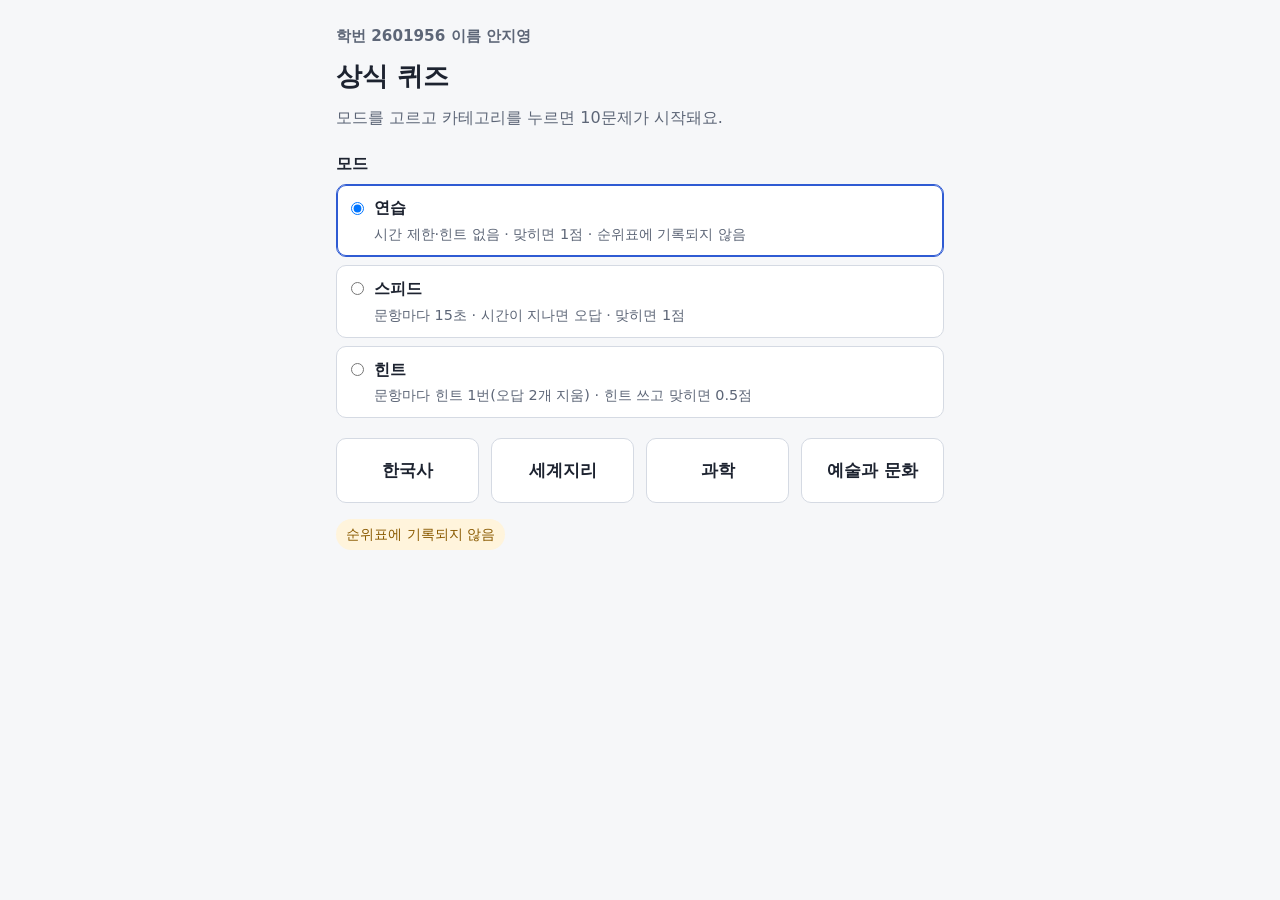
<file: index.html>
<!doctype html>
<html lang="ko">
<head>
  <meta charset="utf-8">
  <meta name="viewport" content="width=device-width, initial-scale=1">
  <title>상식 퀴즈</title>
  <link rel="stylesheet" href="style.css">
</head>
<body>
  <main id="app">
    <!-- 시작 화면 -->
    <section id="screen-start" class="screen">
      <p class="student-info">학번 2601956 이름 안지영</p>
      <h1>상식 퀴즈</h1>
      <p class="lead">모드를 고르고 카테고리를 누르면 10문제가 시작돼요.</p>
      <fieldset id="mode-list" class="mode-list">
        <legend>모드</legend>
        <!-- script.js가 MODES로 라디오 버튼을 채운다 -->
      </fieldset>
      <div id="category-list" class="category-list">
        <!-- script.js가 CATEGORIES로 버튼을 채운다 -->
      </div>
      <p id="unranked-note" class="note">순위표에 기록되지 않음</p>
      <div id="data-error" class="data-error" role="alert" hidden></div>
    </section>

    <!-- 퀴즈 화면 -->
    <section id="screen-quiz" class="screen" hidden>
      <header class="quiz-header">
        <span id="quiz-mode" class="badge"></span>
        <span id="quiz-retry-badge" class="badge badge-retry" hidden>다시 풀기</span>
        <span id="quiz-progress"></span>
        <span class="quiz-score">점수 <strong id="quiz-score">0</strong></span>
      </header>
      <div id="quiz-timer-box" class="timer" hidden>
        <span class="timer-text">남은 시간 <strong id="quiz-timer">15</strong>초</span>
        <div class="timer-track"><div id="quiz-timer-bar" class="timer-bar"></div></div>
      </div>
      <h2 id="quiz-question" class="question"></h2>
      <div id="choice-list" class="choice-list">
        <button type="button" class="choice" data-index="0"></button>
        <button type="button" class="choice" data-index="1"></button>
        <button type="button" class="choice" data-index="2"></button>
        <button type="button" class="choice" data-index="3"></button>
      </div>
      <div id="feedback" class="feedback" aria-live="polite" hidden>
        <p id="feedback-verdict" class="verdict"></p>
        <p id="feedback-explanation"></p>
        <p class="source"><a id="feedback-source" target="_blank" rel="noopener"></a></p>
      </div>
      <div class="actions">
        <button type="button" id="btn-hint" class="secondary" hidden>힌트</button>
        <button type="button" id="btn-next" class="primary" hidden>다음</button>
        <button type="button" id="btn-home" class="secondary">처음으로</button>
      </div>
    </section>

    <!-- 결과 화면 -->
    <section id="screen-result" class="screen" hidden>
      <h1>결과</h1>
      <p id="result-score" class="result-score"></p>
      <p id="result-meta" class="result-meta"></p>
      <p id="result-unranked" class="note" hidden>순위표에 기록되지 않음</p>
      <p id="result-retry-score" class="retry-score" hidden></p>
      <ol id="result-list" class="result-list"></ol>
      <div class="actions">
        <button type="button" id="btn-retry-wrong" class="primary" hidden>틀린 문제 다시 풀기</button>
        <button type="button" id="btn-again" class="primary">다시 하기</button>
        <button type="button" id="btn-result-home" class="secondary">처음으로</button>
      </div>
    </section>

    <!-- 순위표 화면 (3단계) -->
    <section id="screen-board" class="screen" hidden></section>
  </main>

  <script src="questions.js"></script>
  <script src="script.js"></script>
</body>
</html>
</file>
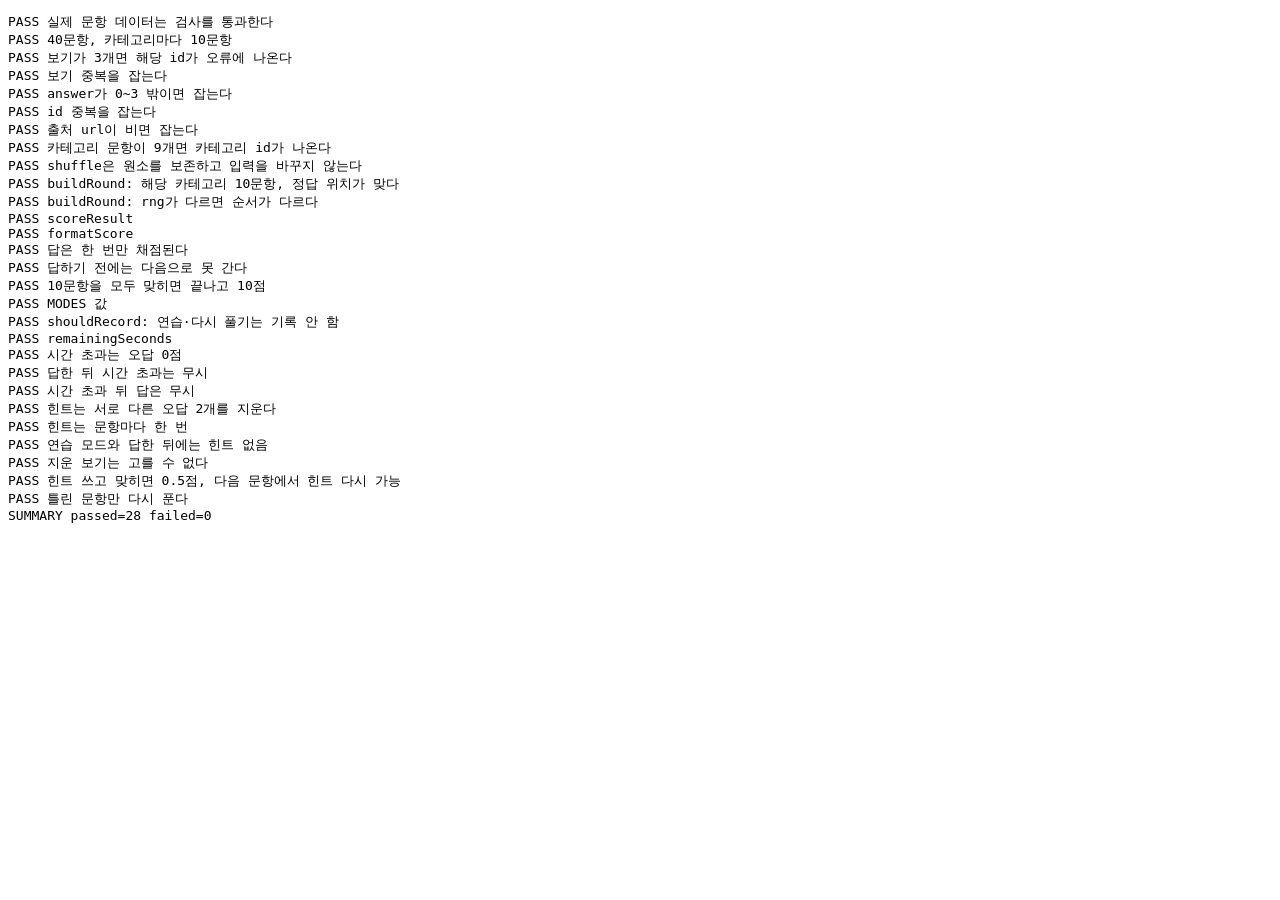
<file: tests/test.html>
<!doctype html>
<html lang="ko">
<head>
  <meta charset="utf-8">
  <title>퀴즈 로직 테스트</title>
</head>
<body>
  <pre id="out"></pre>
  <script src="../questions.js"></script>
  <script src="../script.js"></script>
  <script src="tests.js"></script>
</body>
</html>
</file>
<file: style.css>
:root {
  --bg: #f6f7f9;
  --surface: #ffffff;
  --text: #1d2330;
  --muted: #5d6677;
  --border: #d5dae3;
  --primary: #2f5bd3;
  --primary-text: #ffffff;
  --correct: #1e7d3b;
  --correct-bg: #e5f5ea;
  --wrong: #b3261e;
  --wrong-bg: #fbe9e7;
  --note: #8a5a00;
  --note-bg: #fff4dc;
  --radius: 10px;
}

* {
  box-sizing: border-box;
}

/* display를 지정한 요소도 hidden 속성이면 숨긴다 */
[hidden] {
  display: none !important;
}

html {
  -webkit-text-size-adjust: 100%;
}

body {
  margin: 0;
  background: var(--bg);
  color: var(--text);
  font-family: system-ui, -apple-system, "Segoe UI", "Malgun Gothic", "Apple SD Gothic Neo", sans-serif;
  line-height: 1.6;
}

#app {
  max-width: 640px;
  margin: 0 auto;
  padding: 24px 16px 48px;
}

h1 {
  margin: 0 0 8px;
  font-size: 1.6rem;
}

.lead {
  margin: 0 0 20px;
  color: var(--muted);
}

button {
  font: inherit;
  cursor: pointer;
}

button:disabled {
  cursor: default;
}

/* ---- 시작 화면 ---- */

.student-info {
  margin: 0 0 8px;
  color: var(--muted);
  font-size: 0.95rem;
  font-weight: 600;
}

.mode-list {
  display: flex;
  flex-direction: column;
  gap: 8px;
  margin: 0 0 20px;
  padding: 0;
  border: none;
  min-width: 0;
}

.mode-list legend {
  margin-bottom: 8px;
  padding: 0;
  font-weight: 600;
}

.mode-option {
  display: grid;
  grid-template-columns: auto 1fr;
  gap: 2px 10px;
  align-items: center;
  padding: 10px 14px;
  border: 1px solid var(--border);
  border-radius: var(--radius);
  background: var(--surface);
  cursor: pointer;
}

.mode-option:has(input:checked) {
  border-color: var(--primary);
  box-shadow: inset 0 0 0 1px var(--primary);
}

.mode-option input {
  margin: 0;
}

.mode-name {
  font-weight: 600;
}

.mode-rule {
  grid-column: 2;
  color: var(--muted);
  font-size: 0.9rem;
  overflow-wrap: anywhere;
}

.category-list {
  display: grid;
  grid-template-columns: repeat(auto-fit, minmax(130px, 1fr));
  gap: 12px;
}

.category-list button {
  padding: 18px 12px;
  border: 1px solid var(--border);
  border-radius: var(--radius);
  background: var(--surface);
  color: var(--text);
  font-size: 1.05rem;
  font-weight: 600;
}

.category-list button:hover {
  border-color: var(--primary);
}

.note {
  display: inline-block;
  margin: 16px 0 0;
  padding: 4px 10px;
  border-radius: 999px;
  background: var(--note-bg);
  color: var(--note);
  font-size: 0.9rem;
}

.data-error {
  margin-top: 16px;
  padding: 12px 14px;
  border: 1px solid var(--wrong);
  border-radius: var(--radius);
  background: var(--wrong-bg);
  color: var(--wrong);
  overflow-wrap: anywhere;
}

.data-error ul {
  margin: 8px 0 0;
  padding-left: 20px;
}

/* ---- 퀴즈 화면 ---- */

.quiz-header {
  display: flex;
  flex-wrap: wrap;
  align-items: center;
  gap: 8px 16px;
  color: var(--muted);
}

.quiz-score {
  margin-left: auto;
}

.quiz-score strong {
  color: var(--text);
}

.badge {
  padding: 2px 10px;
  border-radius: 999px;
  background: var(--surface);
  border: 1px solid var(--border);
  color: var(--text);
  font-size: 0.9rem;
}

.timer {
  margin-top: 14px;
  color: var(--muted);
}

.timer-text strong {
  color: var(--text);
  font-variant-numeric: tabular-nums;
}

.timer-track {
  height: 8px;
  margin-top: 6px;
  border-radius: 999px;
  background: var(--border);
  overflow: hidden;
}

.timer-bar {
  width: 100%;
  height: 100%;
  background: var(--primary);
  transition: width 0.2s linear;
}

.badge-retry {
  border-color: var(--note);
  background: var(--note-bg);
  color: var(--note);
}

.question {
  margin: 20px 0 16px;
  font-size: 1.2rem;
  line-height: 1.5;
  overflow-wrap: anywhere;
}

.choice-list {
  display: flex;
  flex-direction: column;
  gap: 10px;
}

.choice {
  width: 100%;
  padding: 14px 16px;
  border: 2px solid var(--border);
  border-radius: var(--radius);
  background: var(--surface);
  color: var(--text);
  text-align: left;
  overflow-wrap: anywhere;
}

.choice:not(:disabled):hover {
  border-color: var(--primary);
}

.choice:disabled {
  color: var(--muted);
}

.choice.is-correct {
  border-color: var(--correct);
  background: var(--correct-bg);
  color: var(--correct);
  font-weight: 600;
}

.choice.is-correct::before {
  content: "✓ ";
}

.choice.is-wrong {
  border-color: var(--wrong);
  background: var(--wrong-bg);
  color: var(--wrong);
  font-weight: 600;
}

.choice.is-wrong::before {
  content: "✗ ";
}

/* 힌트로 지운 보기: 자리는 그대로 두고 흐리게, 취소선 */
.choice.is-removed {
  opacity: 0.45;
  text-decoration: line-through;
}

.secondary:disabled {
  opacity: 0.5;
}

.feedback {
  margin-top: 16px;
  padding: 14px 16px;
  border-radius: var(--radius);
  background: var(--surface);
  border: 1px solid var(--border);
  overflow-wrap: anywhere;
}

.feedback p {
  margin: 0 0 6px;
}

.verdict {
  font-weight: 700;
}

.verdict.is-correct {
  color: var(--correct);
}

.verdict.is-wrong {
  color: var(--wrong);
}

.source {
  font-size: 0.9rem;
}

.source a {
  color: var(--primary);
}

.actions {
  display: flex;
  flex-wrap: wrap;
  gap: 10px;
  margin-top: 20px;
}

.primary,
.secondary {
  padding: 12px 20px;
  border-radius: var(--radius);
  font-weight: 600;
}

.primary {
  border: none;
  background: var(--primary);
  color: var(--primary-text);
}

.secondary {
  border: 1px solid var(--border);
  background: var(--surface);
  color: var(--text);
}

/* ---- 결과 화면 ---- */

.result-score {
  margin: 8px 0 0;
  font-size: 2.2rem;
  font-weight: 700;
}

.result-meta {
  margin: 0;
  color: var(--muted);
}

.retry-score {
  margin: 16px 0 0;
  font-size: 1.15rem;
  font-weight: 600;
}

.retry-score strong {
  color: var(--correct);
}

.result-list {
  margin: 20px 0 0;
  padding-left: 24px;
}

.result-list li {
  margin-bottom: 6px;
  overflow-wrap: anywhere;
}

.result-list .mark-correct {
  color: var(--correct);
  font-weight: 600;
}

.result-list .mark-wrong {
  color: var(--wrong);
  font-weight: 600;
}
</file>
